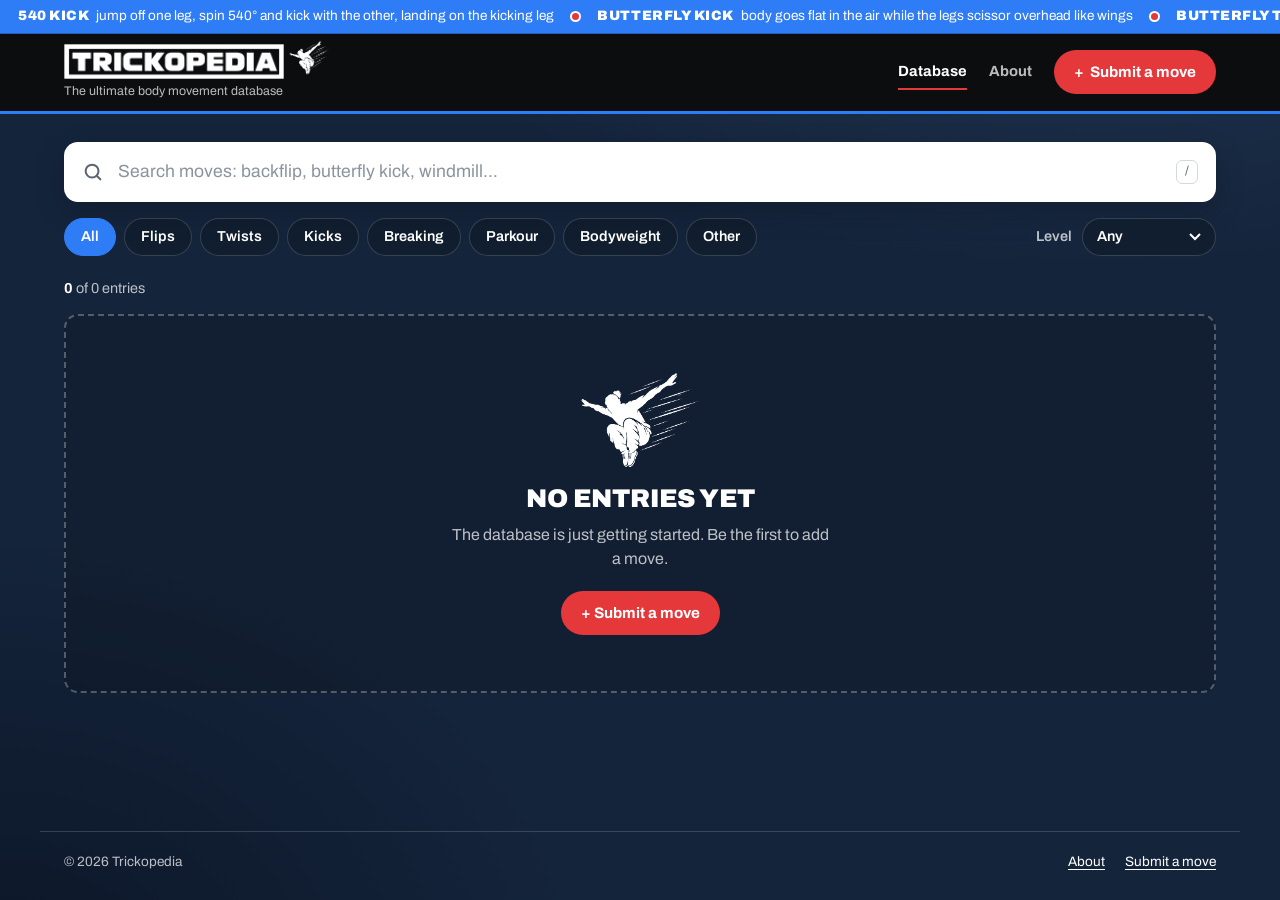
<file: index.html>
<!DOCTYPE html>
<html lang="en">
<head>
  <meta charset="UTF-8">
  <meta name="viewport" content="width=device-width, initial-scale=1.0">
  <title>Trickopedia | The Body Movement Database</title>
  <meta name="description" content="Trickopedia is the ultimate body movement and moves database. Search, filter and submit moves.">
  <meta name="theme-color" content="#0b0d0f">
  <link rel="icon" type="image/png" sizes="32x32" href="assets/favicon-32.png">
  <link rel="icon" type="image/png" sizes="512x512" href="assets/favicon-512.png">
  <link rel="apple-touch-icon" href="assets/apple-touch-icon.png">
  <link rel="preconnect" href="https://fonts.googleapis.com">
  <link rel="preconnect" href="https://fonts.gstatic.com" crossorigin>
  <link href="https://fonts.googleapis.com/css2?family=Archivo:wght@400;500;600;700;800;900&display=swap" rel="stylesheet">
  <link rel="stylesheet" href="styles.css">
</head>
<body>

  <header class="top">
    <div class="ticker" id="ticker"></div>
    <div class="top-inner">
      <a href="./" class="brand" aria-label="Trickopedia home">
        <span class="brand-text">
          <span class="brand-lockup">
            <img src="assets/logo-wordmark.png" alt="Trickopedia" class="brand-wordmark">
            <img src="assets/logo-mark.png" alt="" class="brand-mark">
          </span>
          <span class="brand-tag">The ultimate body movement database</span>
        </span>
      </a>
      <nav class="top-nav" aria-label="Main">
        <a href="./" aria-current="page">Database</a>
        <a href="about.html">About</a>
        <a href="#" class="btn btn-red" data-submit-link>
          <span aria-hidden="true">+</span> <span class="btn-long">Submit a move</span><span class="btn-short">Submit</span>
        </a>
      </nav>
    </div>
  </header>

  <main class="wrap">
    <label class="search">
      <svg viewBox="0 0 24 24" aria-hidden="true"><circle cx="11" cy="11" r="7"/><path d="M20 20l-4-4"/></svg>
      <input type="search" id="search" placeholder="Search moves: backflip, butterfly kick, windmill…" autocomplete="off" aria-label="Search the database">
      <kbd>/</kbd>
    </label>

    <div class="filters">
      <div class="chips" id="categoryChips" role="group" aria-label="Filter by category"></div>
      <label class="select">
        <span>Level</span>
        <select id="levelFilter" aria-label="Filter by level"></select>
      </label>
    </div>

    <p class="count" id="count" aria-live="polite"></p>
    <div class="grid" id="grid"></div>
  </main>

  <footer class="foot">
    <p>© <span id="year"></span> Trickopedia</p>
    <nav class="foot-links"><a href="about.html">About</a><a href="#" data-submit-link>Submit a move</a></nav>
  </footer>

  <script src="app.js"></script>
</body>
</html>
</file>
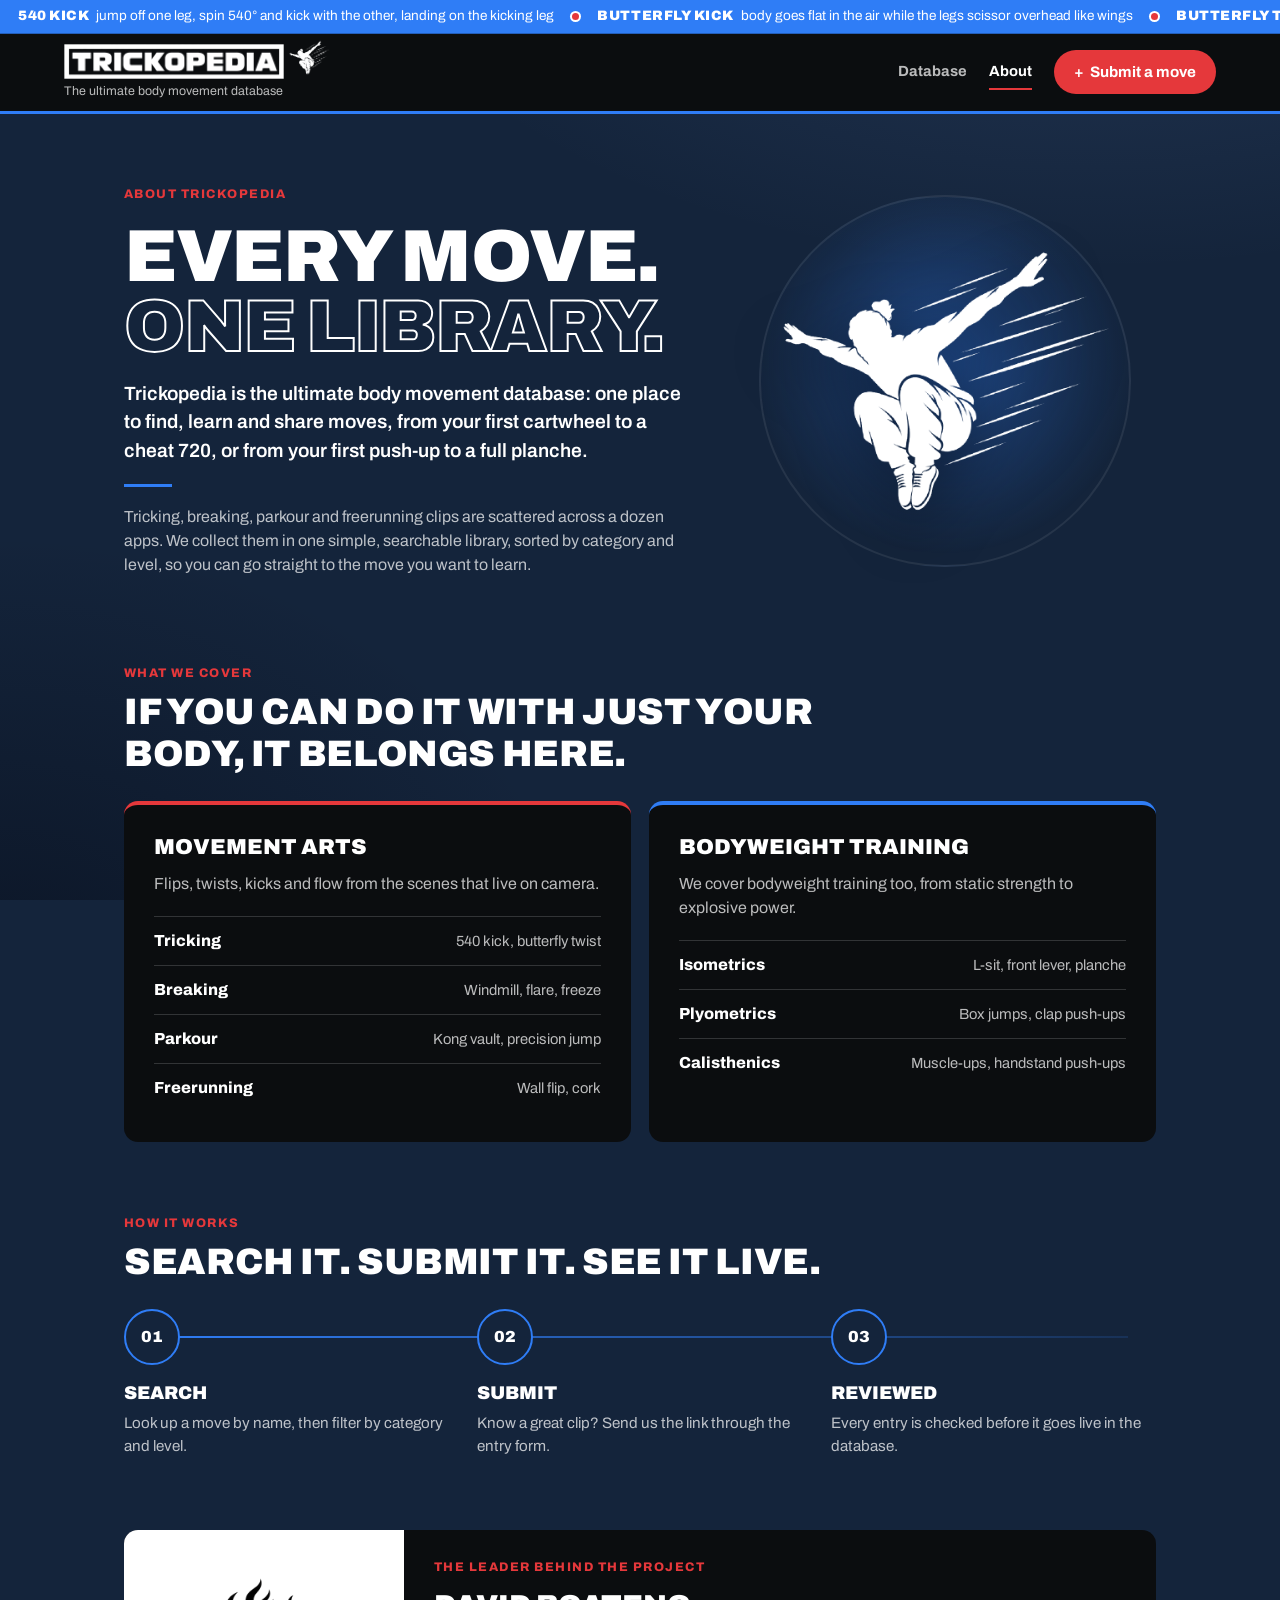
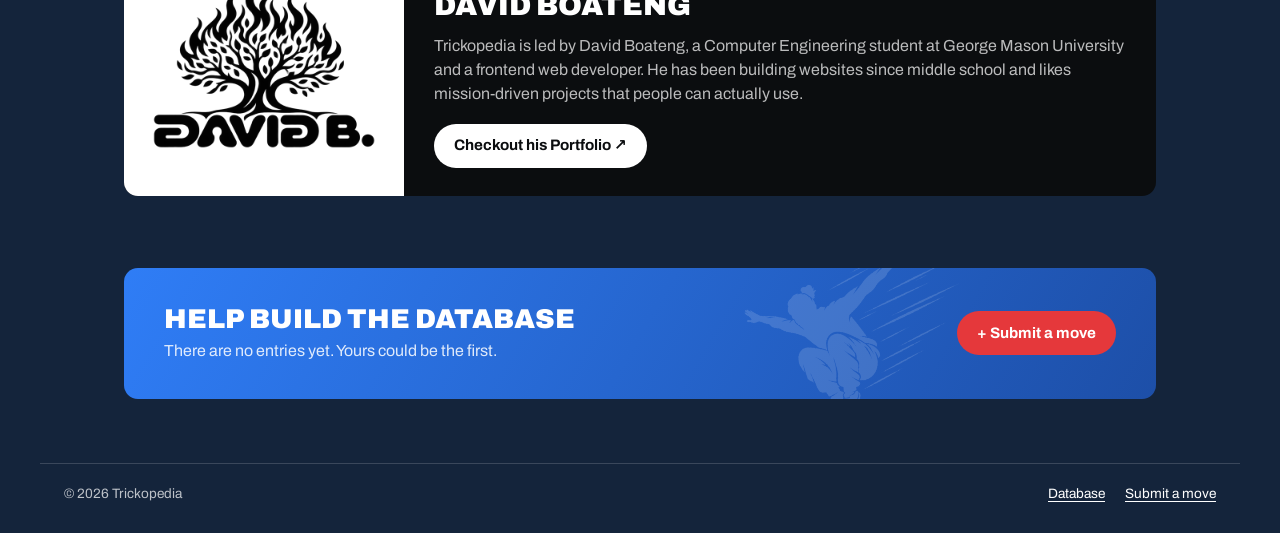
<file: about.html>
<!DOCTYPE html>
<html lang="en">
<head>
  <meta charset="UTF-8">
  <meta name="viewport" content="width=device-width, initial-scale=1.0">
  <title>About | Trickopedia</title>
  <meta name="description" content="About Trickopedia, the ultimate body movement and moves database, and the person leading it.">
  <meta name="theme-color" content="#0b0d0f">
  <link rel="icon" type="image/png" sizes="32x32" href="assets/favicon-32.png">
  <link rel="icon" type="image/png" sizes="512x512" href="assets/favicon-512.png">
  <link rel="apple-touch-icon" href="assets/apple-touch-icon.png">
  <link rel="preconnect" href="https://fonts.googleapis.com">
  <link rel="preconnect" href="https://fonts.gstatic.com" crossorigin>
  <link href="https://fonts.googleapis.com/css2?family=Archivo:wght@400;500;600;700;800;900&display=swap" rel="stylesheet">
  <link rel="stylesheet" href="styles.css">
</head>
<body>

  <header class="top">
    <div class="ticker" id="ticker"></div>
    <div class="top-inner">
      <a href="./" class="brand" aria-label="Trickopedia home">
        <span class="brand-text">
          <span class="brand-lockup">
            <img src="assets/logo-wordmark.png" alt="Trickopedia" class="brand-wordmark">
            <img src="assets/logo-mark.png" alt="" class="brand-mark">
          </span>
          <span class="brand-tag">The ultimate body movement database</span>
        </span>
      </a>
      <nav class="top-nav" aria-label="Main">
        <a href="./">Database</a>
        <a href="about.html" aria-current="page">About</a>
        <a href="#" class="btn btn-red" data-submit-link>
          <span aria-hidden="true">+</span> <span class="btn-long">Submit a move</span><span class="btn-short">Submit</span>
        </a>
      </nav>
    </div>
  </header>

  <main class="wrap about">
    <section class="about-hero">
      <div class="about-hero-text">
        <p class="eyebrow">About Trickopedia</p>
        <h1>Every move.<br><span>One library.</span></h1>
        <p class="lead">Trickopedia is the ultimate body movement database: one place to find, learn and share moves, from your first cartwheel to a cheat 720, or from your first push-up to a full planche.</p>
        <p>Tricking, breaking, parkour and freerunning clips are scattered across a dozen apps. We collect them in one simple, searchable library, sorted by category and level, so you can go straight to the move you want to learn.</p>
      </div>
      <div class="about-hero-art" aria-hidden="true">
        <img src="assets/logo-mark.png" alt="">
      </div>
    </section>

    <section class="cover" aria-labelledby="cover-title">
      <div class="section-head">
        <p class="eyebrow">What we cover</p>
        <h2 id="cover-title">If you can do it with just your body, it belongs here.</h2>
      </div>
      <div class="cover-grid">
        <article class="cover-card">
          <h3>Movement arts</h3>
          <p>Flips, twists, kicks and flow from the scenes that live on camera.</p>
          <dl class="cover-list">
            <div><dt>Tricking</dt><dd>540 kick, butterfly twist</dd></div>
            <div><dt>Breaking</dt><dd>Windmill, flare, freeze</dd></div>
            <div><dt>Parkour</dt><dd>Kong vault, precision jump</dd></div>
            <div><dt>Freerunning</dt><dd>Wall flip, cork</dd></div>
          </dl>
        </article>
        <article class="cover-card cover-card-blue">
          <h3>Bodyweight training</h3>
          <p>We cover bodyweight training too, from static strength to explosive power.</p>
          <dl class="cover-list">
            <div><dt>Isometrics</dt><dd>L-sit, front lever, planche</dd></div>
            <div><dt>Plyometrics</dt><dd>Box jumps, clap push-ups</dd></div>
            <div><dt>Calisthenics</dt><dd>Muscle-ups, handstand push-ups</dd></div>
          </dl>
        </article>
      </div>
    </section>

    <section class="how" aria-labelledby="how-title">
      <div class="section-head">
        <p class="eyebrow">How it works</p>
        <h2 id="how-title">Search it. Submit it. See it live.</h2>
      </div>
      <ol class="steps">
        <li><span class="step-num">01</span><h3>Search</h3><p>Look up a move by name, then filter by category and level.</p></li>
        <li><span class="step-num">02</span><h3>Submit</h3><p>Know a great clip? Send us the link through the entry form.</p></li>
        <li><span class="step-num">03</span><h3>Reviewed</h3><p>Every entry is checked before it goes live in the database.</p></li>
      </ol>
    </section>

    <section class="leader">
      <div class="leader-logo">
        <img src="assets/davidb-logo.png" alt="David B. logo">
      </div>
      <div class="leader-text">
        <p class="eyebrow">The leader behind the project</p>
        <h2>David Boateng</h2>
        <p>Trickopedia is led by David Boateng, a Computer Engineering student at George Mason University and a frontend web developer. He has been building websites since middle school and likes mission-driven projects that people can actually use.</p>
        <a href="https://djmboateng.github.io/portfolio/" class="btn btn-white" target="_blank" rel="noopener">Checkout his Portfolio ↗</a>
      </div>
    </section>

    <section class="about-cta">
      <div>
        <h2>Help build the database</h2>
        <p>There are no entries yet. Yours could be the first.</p>
      </div>
      <a href="#" class="btn btn-red" data-submit-link>+ Submit a move</a>
    </section>
  </main>

  <footer class="foot">
    <p>© <span id="year"></span> Trickopedia</p>
    <nav class="foot-links"><a href="./">Database</a><a href="#" data-submit-link>Submit a move</a></nav>
  </footer>

  <script src="app.js"></script>
</body>
</html>
</file>
<file: styles.css>
/* =========================================================
   Trickopedia — styles
   Palette: black, white, blue, red on a thunderstorm blue background
   ========================================================= */

:root {
  --bg: #14243b;          /* thunderstorm blue */
  --bg-soft: #1d3352;
  --black: #0b0d0f;
  --black-2: #171b20;
  --white: #ffffff;
  --text-soft: rgba(255, 255, 255, 0.72);
  --line: rgba(255, 255, 255, 0.16);
  --blue: #2f7df6;
  --blue-soft: rgba(47, 125, 246, 0.18);
  --red: #e5383b;
  --red-dark: #c52326;
  --radius: 14px;
  --max: 1200px;
  --font: 'Archivo', system-ui, -apple-system, 'Segoe UI', sans-serif;
}

*, *::before, *::after { box-sizing: border-box; }
[hidden] { display: none !important; }
html { -webkit-text-size-adjust: 100%; }
body {
  margin: 0;
  min-height: 100vh;
  display: flex;
  flex-direction: column;
  font-family: var(--font);
  font-size: 16px;
  line-height: 1.5;
  color: var(--white);
  background:
    radial-gradient(1200px 600px at 85% -10%, rgba(120, 160, 230, 0.14), transparent 60%),
    radial-gradient(900px 700px at 0% 110%, rgba(5, 10, 22, 0.55), transparent 65%),
    var(--bg);
  background-attachment: fixed;
}
img { display: block; max-width: 100%; }
h1, h2, h3 { margin: 0; line-height: 1.15; }
p { margin: 0; }
button, input, select, textarea { font: inherit; color: inherit; }
::selection { background: var(--blue); color: var(--white); }
:focus-visible { outline: 3px solid var(--blue); outline-offset: 2px; }

/* ============ BUTTONS ============ */
.btn {
  display: inline-flex;
  align-items: center;
  justify-content: center;
  gap: 6px;
  height: 44px;
  padding: 0 20px;
  border: 0;
  border-radius: 999px;
  font-weight: 700;
  font-size: 0.95rem;
  cursor: pointer;
  white-space: nowrap;
  transition: background 0.15s, transform 0.15s;
}
.btn:active { transform: scale(0.97); }
.btn-red { background: var(--red); color: var(--white); }
.btn-red:hover { background: var(--red-dark); }
.btn-short { display: none; }
.btn-white { background: var(--white); color: var(--black); }
.btn-white:hover { background: #e6ebf0; }

/* ============ HEADER ============ */
.top {
  position: sticky;
  top: 0;
  z-index: 20;
  background: var(--black);
  border-bottom: 3px solid var(--blue);
}
.top-inner {
  max-width: var(--max);
  margin: 0 auto;
  padding: 10px 24px;
  display: flex;
  align-items: center;
  justify-content: space-between;
  gap: 16px;
}
.brand { display: flex; align-items: center; gap: 12px; color: var(--white); text-decoration: none; min-width: 0; }
.brand-text { display: flex; flex-direction: column; min-width: 0; }
.brand-lockup { display: flex; align-items: center; gap: 6px; }
.brand-wordmark { width: 220px; height: auto; }
/* Jumper sits at the end of the wordmark, nudged up so it reads as leaping off it */
.brand-mark { height: 32px; width: auto; flex: none; margin: -8px 0 0; transform: rotate(-6deg); }
.brand-tag { font-size: 0.78rem; color: var(--text-soft); margin-top: 3px; white-space: nowrap; overflow: hidden; text-overflow: ellipsis; }
.top-nav { display: flex; align-items: center; gap: 22px; flex: none; }.top-nav > a:not(.btn) {
  color: var(--text-soft);
  text-decoration: none;
  font-weight: 700;
  font-size: 0.92rem;
  padding: 6px 0;
  border-bottom: 2px solid transparent;
  transition: color 0.15s, border-color 0.15s;
}
.top-nav > a:not(.btn):hover { color: var(--white); }
.top-nav > a[aria-current="page"] { color: var(--white); border-bottom-color: var(--red); }
a.btn { text-decoration: none; }

/* ============ TICKER ============ */
.ticker {
  height: 34px;
  overflow: hidden;
  display: flex;
  align-items: center;
  background: var(--blue);
  color: var(--white);
  font-size: 0.85rem;
  border-bottom: 1px solid rgba(0, 0, 0, 0.25);
}
.ticker-track { display: flex; width: max-content; animation: ticker 110s linear infinite; }
.ticker:hover .ticker-track { animation-play-state: paused; }
.ticker-set { display: flex; align-items: center; }
.ticker-item { white-space: nowrap; padding: 0 18px; }
.ticker-item b { font-weight: 900; text-transform: uppercase; letter-spacing: 0.04em; margin-right: 4px; }
.ticker i { width: 7px; height: 7px; flex: none; border-radius: 50%; background: var(--red); box-shadow: 0 0 0 2px var(--white); }
@keyframes ticker { to { transform: translateX(-50%); } }

/* ============ MAIN ============ */
.wrap {
  flex: 1;
  width: 100%;
  max-width: var(--max);
  margin: 0 auto;
  padding: 28px 24px 56px;
}

.search {
  display: flex;
  align-items: center;
  gap: 12px;
  height: 60px;
  padding: 0 18px;
  background: var(--white);
  color: var(--black);
  border-radius: var(--radius);
  box-shadow: 0 10px 30px rgba(0, 0, 0, 0.18);
}
.search:focus-within { outline: 3px solid var(--blue); outline-offset: 2px; }
.search svg { width: 22px; height: 22px; flex: none; fill: none; stroke: #5b6672; stroke-width: 2.2; stroke-linecap: round; }
.search input { flex: 1; min-width: 0; height: 100%; border: 0; background: none; outline: none; font-size: 1.1rem; color: var(--black); }
.search input::placeholder { color: #8a949e; }
.search kbd {
  font-family: inherit;
  font-size: 0.8rem;
  color: #5b6672;
  border: 1px solid #d3d9df;
  border-radius: 6px;
  padding: 1px 8px;
}

.filters {
  margin-top: 16px;
  display: flex;
  align-items: center;
  justify-content: space-between;
  gap: 12px 20px;
  flex-wrap: wrap;
}
.chips { display: flex; gap: 8px; flex-wrap: wrap; }
.chip {
  height: 38px;
  padding: 0 16px;
  border-radius: 999px;
  border: 1.5px solid var(--line);
  background: rgba(11, 13, 15, 0.25);
  color: var(--white);
  font-weight: 600;
  font-size: 0.9rem;
  cursor: pointer;
  transition: background 0.15s, border-color 0.15s;
}
.chip:hover { border-color: rgba(255, 255, 255, 0.45); }
.chip[aria-pressed="true"] { background: var(--blue); border-color: var(--blue); }

.select { display: flex; align-items: center; gap: 10px; font-size: 0.9rem; font-weight: 600; color: var(--text-soft); }
.select select {
  height: 38px;
  padding: 0 34px 0 14px;
  border-radius: 999px;
  border: 1.5px solid var(--line);
  background: rgba(11, 13, 15, 0.25) url("data:image/svg+xml,%3Csvg xmlns='http://www.w3.org/2000/svg' width='12' height='8'%3E%3Cpath d='M1 1l5 5 5-5' fill='none' stroke='white' stroke-width='2'/%3E%3C/svg%3E") no-repeat right 14px center;
  color: var(--white);
  font-weight: 600;
  appearance: none;
  cursor: pointer;
}
.select select option { color: var(--black); }

.count { margin: 22px 0 14px; font-size: 0.9rem; color: var(--text-soft); }
.count b { color: var(--white); }

/* ============ GRID & CARDS ============ */
.grid {
  display: grid;
  grid-template-columns: repeat(auto-fill, minmax(260px, 1fr));
  gap: 18px;
}
.card {
  background: var(--black);
  border-radius: var(--radius);
  overflow: hidden;
  box-shadow: 0 8px 24px rgba(0, 0, 0, 0.2);
  transition: transform 0.2s;
}
.card:hover { transform: translateY(-3px); }
.media { position: relative; aspect-ratio: 16 / 9; background: var(--black-2); }
.media img, .media iframe { position: absolute; inset: 0; width: 100%; height: 100%; object-fit: cover; border: 0; }
.play { position: absolute; inset: 0; width: 100%; border: 0; background: transparent; cursor: pointer; }
.play::after {
  content: '';
  position: absolute;
  left: 50%; top: 50%;
  width: 58px; height: 58px;
  transform: translate(-50%, -50%);
  border-radius: 50%;
  background: var(--red) url("data:image/svg+xml,%3Csvg xmlns='http://www.w3.org/2000/svg' width='18' height='20'%3E%3Cpath d='M0 0l18 10L0 20z' fill='white'/%3E%3C/svg%3E") no-repeat 54% center;
  box-shadow: 0 6px 18px rgba(0, 0, 0, 0.4);
  transition: transform 0.15s;
}
.play:hover::after { transform: translate(-50%, -50%) scale(1.08); }
.media-link {
  position: absolute;
  inset: 0;
  display: grid;
  place-items: center;
  color: var(--white);
  font-weight: 700;
  text-decoration: none;
  background: linear-gradient(135deg, var(--black-2), #22303d);
}
.media-link:hover { color: var(--blue); }
.card-body { padding: 14px 16px 16px; }
.card-body h3 { font-size: 1.05rem; font-weight: 800; }
.card-body mark { background: var(--blue-soft); color: var(--white); border-radius: 3px; padding: 0 2px; }
.tags { display: flex; gap: 6px; flex-wrap: wrap; margin-top: 10px; }
.tag {
  font-size: 0.72rem;
  font-weight: 700;
  letter-spacing: 0.04em;
  text-transform: uppercase;
  padding: 3px 9px;
  border-radius: 999px;
  border: 1px solid var(--line);
  color: var(--text-soft);
}
.tag-blue { background: var(--blue); border-color: var(--blue); color: var(--white); }
.credit { margin-top: 10px; font-size: 0.85rem; color: var(--text-soft); }

/* ============ EMPTY STATE ============ */
.empty {
  grid-column: 1 / -1;
  display: flex;
  flex-direction: column;
  align-items: center;
  text-align: center;
  gap: 10px;
  padding: 56px 24px;
  border: 2px dashed rgba(255, 255, 255, 0.28);
  border-radius: var(--radius);
  background: rgba(11, 13, 15, 0.18);
}
.empty-logo { width: 120px; margin-bottom: 6px; }
.empty h2 { font-size: 1.6rem; font-weight: 900; text-transform: uppercase; }
.empty p { color: var(--text-soft); max-width: 380px; }
.empty .btn { margin-top: 10px; }
.empty-sm { padding: 40px 24px; }
.empty-sm h2 { font-size: 1.25rem; }

/* ============ FOOTER ============ */
.foot {
  max-width: var(--max);
  width: 100%;
  margin: 0 auto;
  padding: 20px 24px 28px;
  border-top: 1px solid var(--line);
  display: flex;
  justify-content: space-between;
  gap: 16px;
  font-size: 0.85rem;
  color: var(--text-soft);
}

.foot-links { display: flex; gap: 20px; }
.foot-links a { color: var(--white); text-underline-offset: 3px; }

/* ============ ABOUT PAGE ============ */
.about { display: grid; gap: 72px; max-width: 1080px; padding-top: 56px; padding-bottom: 64px; }
.eyebrow { font-size: 0.78rem; font-weight: 800; letter-spacing: 0.12em; text-transform: uppercase; color: var(--red); }

.about-hero { display: grid; grid-template-columns: 1.35fr 1fr; gap: 40px; align-items: center; }
.about-hero-text { display: grid; gap: 18px; }
.about-hero h1 {
  font-size: clamp(2.6rem, 7vw, 4.6rem);
  font-weight: 900;
  text-transform: uppercase;
  letter-spacing: -0.02em;
  line-height: 0.95;
}
.about-hero h1 span { color: transparent; -webkit-text-stroke: 2px var(--white); }
.about-hero .lead { font-size: 1.2rem; font-weight: 600; max-width: 34em; }
.about-hero-text p:not(.lead):not(.eyebrow) { color: var(--text-soft); max-width: 36em; }
.about-hero-text p:not(.lead):not(.eyebrow)::before {
  content: ''; display: block; width: 48px; height: 3px; background: var(--blue); margin-bottom: 18px;
}
.about-hero-art { position: relative; display: grid; place-items: center; aspect-ratio: 1; }
.about-hero-art::before {
  content: '';
  position: absolute;
  inset: 6%;
  border-radius: 50%;
  background: radial-gradient(circle at 50% 45%, rgba(47, 125, 246, 0.45), rgba(47, 125, 246, 0.08) 55%, transparent 70%);
  border: 2px solid rgba(255, 255, 255, 0.08);
}
.about-hero-art img { position: relative; width: 78%; filter: drop-shadow(0 18px 30px rgba(0, 0, 0, 0.45)); }

.section-head { display: grid; gap: 8px; margin-bottom: 26px; max-width: 780px; }
.section-head h2 { font-size: clamp(1.6rem, 3.6vw, 2.3rem); font-weight: 900; text-transform: uppercase; letter-spacing: -0.01em; }

.cover-grid { display: grid; grid-template-columns: 1fr 1fr; gap: 18px; }
.cover-card {
  background: var(--black);
  border-radius: var(--radius);
  padding: 30px;
  display: grid;
  gap: 12px;
  align-content: start;
  border-top: 4px solid var(--red);
}
.cover-card-blue { border-top-color: var(--blue); }
.cover-card h3 { font-size: 1.35rem; font-weight: 900; text-transform: uppercase; }
.cover-card > p { color: var(--text-soft); }
.cover-list { margin: 8px 0 0; display: grid; }
.cover-list div { display: flex; justify-content: space-between; align-items: baseline; gap: 16px; padding: 12px 0; border-top: 1px solid var(--line); }
.cover-list dt { font-weight: 800; }
.cover-list dd { margin: 0; color: var(--text-soft); font-size: 0.92rem; text-align: right; }

.steps { list-style: none; margin: 0; padding: 0; display: grid; grid-template-columns: repeat(3, 1fr); gap: 28px; position: relative; }
.steps::before {
  content: '';
  position: absolute;
  top: 27px;
  left: 28px;
  right: 28px;
  height: 2px;
  background: linear-gradient(90deg, var(--blue), rgba(47, 125, 246, 0.15));
}
.steps li { position: relative; display: grid; gap: 8px; align-content: start; }
.step-num {
  width: 56px; height: 56px;
  display: grid; place-items: center;
  border-radius: 50%;
  background: var(--bg);
  border: 2px solid var(--blue);
  font-weight: 900;
  color: var(--white);
  margin-bottom: 10px;
}
.steps h3 { font-size: 1.15rem; font-weight: 900; text-transform: uppercase; }
.steps p { color: var(--text-soft); font-size: 0.95rem; }

.leader {
  display: grid;
  grid-template-columns: 280px 1fr;
  background: var(--black);
  border-radius: var(--radius);
  overflow: hidden;
}
.leader-logo { background: var(--white); display: grid; place-items: center; padding: 28px; }
.leader-logo img { width: 100%; max-width: 230px; }
.leader-text { padding: 28px 30px; display: grid; gap: 12px; align-content: center; justify-items: start; }
.leader-text h2 { font-size: 1.8rem; font-weight: 900; text-transform: uppercase; }
.leader-text p:not(.eyebrow) { color: var(--text-soft); }
.leader-text .btn { margin-top: 6px; }

.about-cta {
  position: relative;
  overflow: hidden;
  display: flex;
  align-items: center;
  justify-content: space-between;
  gap: 24px;
  padding: 36px 40px;
  border-radius: var(--radius);
  background: linear-gradient(120deg, var(--blue), #1d4fa8);
}
.about-cta::after {
  content: '';
  position: absolute;
  right: 190px;
  top: 50%;
  width: 220px;
  height: 220px;
  transform: translateY(-50%) rotate(-8deg);
  background: url('assets/logo-mark.png') center / contain no-repeat;
  opacity: 0.14;
  pointer-events: none;
}
.about-cta > * { position: relative; z-index: 1; }
.about-cta h2 { font-size: 1.7rem; font-weight: 900; text-transform: uppercase; }
.about-cta p { color: rgba(255, 255, 255, 0.85); margin-top: 4px; }
.about-cta .btn { flex: none; }

/* ============ SMALL SCREENS ============ */
@media (max-width: 640px) {
  .top-inner { padding: 8px 16px; }
  .brand-wordmark { width: 170px; }
  .brand-mark { height: 24px; margin: -6px 0 0; }
  .brand-tag { font-size: 0.7rem; }
  .btn-long { display: none; }
  .btn-short { display: inline; }
  .top .btn { height: 40px; padding: 0 16px; }
  .wrap { padding: 20px 16px 40px; }
  .search { height: 54px; padding: 0 14px; }
  .search input { font-size: 1rem; }
  .search kbd { display: none; }
  /* Chips wrap into full-width rows so every category stays visible */
  .chips { gap: 6px; width: 100%; }
  .chip { flex: 1 0 auto; height: 38px; padding: 0 12px; font-size: 0.88rem; justify-content: center; text-align: center; }
  .foot { padding: 18px 16px 24px; }
  /* The logo already links home, so drop the Database link and tagline to fit */
  .brand-tag, .top-nav > a[href="./"] { display: none; }
  .brand-wordmark { width: 150px; }
  .top-nav { gap: 14px; }
  .ticker { height: 30px; font-size: 0.8rem; }
  .about { padding-top: 28px; gap: 48px; }
  .about-hero { grid-template-columns: 1fr; gap: 8px; }
  .about-hero-art { order: -1; width: 200px; margin: 0 auto; }
  .cover-grid { grid-template-columns: 1fr; }
  .cover-card { padding: 24px 20px; }
  .steps { grid-template-columns: 1fr; gap: 22px; }
  .steps::before { top: 28px; bottom: 28px; left: 27px; right: auto; width: 2px; height: auto; background: linear-gradient(180deg, var(--blue), rgba(47, 125, 246, 0.15)); }
  .steps li { grid-template-columns: 56px 1fr; column-gap: 16px; }
  .steps li .step-num { grid-row: span 2; margin: 0; }
  .about-cta { flex-direction: column; align-items: flex-start; padding: 28px 22px; }
  .about-cta::after { right: -30px; width: 170px; height: 170px; }
  .leader { grid-template-columns: 1fr; }
  .leader-logo { padding: 22px; }
  .leader-logo img { max-width: 190px; }
  .leader-text { padding: 22px 20px 24px; }
}
@media (max-width: 380px) {
  .brand-wordmark { width: 104px; }
  .brand-mark { height: 18px; margin: -4px 0 0; }
  .brand-lockup { gap: 4px; }
  .top-nav { gap: 10px; }
  .chips { gap: 5px; }
  .chip { padding: 0 9px; font-size: 0.84rem; }
  .top .btn { padding: 0 12px; }
}

@media (prefers-reduced-motion: reduce) {
  *, *::before, *::after { animation: none !important; transition: none !important; }
  /* Without the scroll animation, let people swipe through the ticker */
  .ticker { overflow-x: auto; scrollbar-width: none; }
}
</file>
